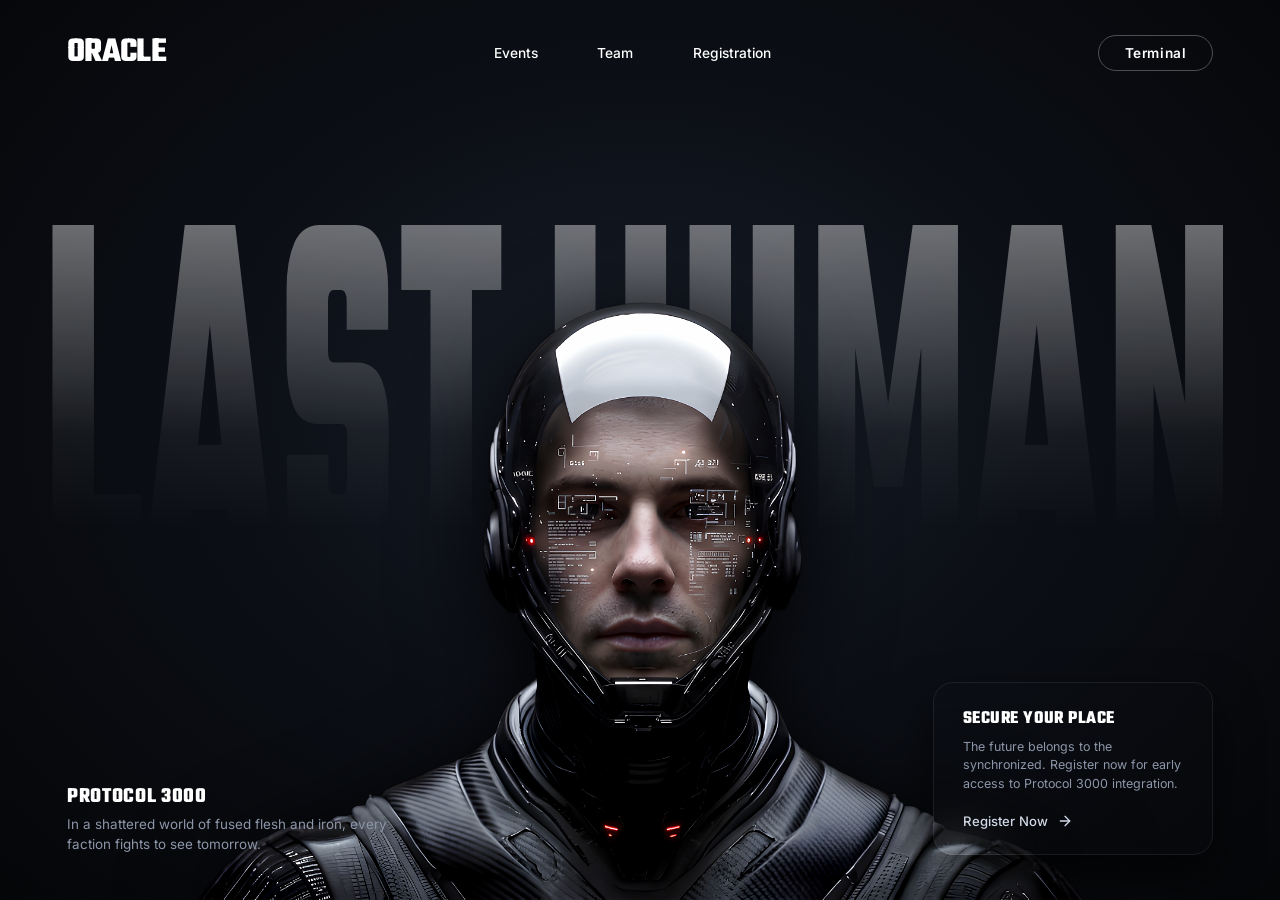
<file: index.html>
<!DOCTYPE html>
<html lang="en">

<head>
  <meta charset="UTF-8">
  <meta name="viewport" content="width=device-width, initial-scale=1.0">
  <title>The Oracle — Last Human</title>
  <meta name="description"
    content="Sector 00 Classified Specimen Archive. Protocol 3000 neural interface and cybernetic preservation of the Last Human.">

  <!-- Google Fonts: Caveat, Inter, Space Mono -->
  <link rel="preconnect" href="https://fonts.googleapis.com">
  <link rel="preconnect" href="https://fonts.gstatic.com" crossorigin>
  <link
    href="https://fonts.googleapis.com/css2?family=Caveat:wght@600;700&family=Inter:wght@400;500;600;700&family=Space+Mono:wght@400;700&family=Teko:wght@700&display=swap"
    rel="stylesheet">

  <!-- Core Stylesheet with Neue Machina Ultrabold font-face -->
  <link rel="stylesheet" href="css/style.css?v=12">
</head>

<body>
  <svg width="0" height="0" style="position: absolute;">
    <filter id="goo">
      <feGaussianBlur in="SourceGraphic" stdDeviation="6" result="blur" />
      <feColorMatrix in="blur" mode="matrix" values="1 0 0 0 0  0 1 0 0 0  0 0 1 0 0  0 0 0 19 -9" result="goo" />
    </filter>
  </svg>

  <!-- Click Spark Canvas (React Bits Port) -->
  <canvas id="clickSparkCanvas" style="position: fixed; top: 0; left: 0; width: 100vw; height: 100vh; pointer-events: none; z-index: 9999;"></canvas>


  <div class="page-container">

    <!-- Top Navigation (Matching Reference Header Layout) -->
    <header class="top-nav-bar">
      <div class="brand-logo">
        <span class="logo-text">ORACLE</span>
      </div>

      <div class="gooey-nav-container" id="gooeyNav">
        <nav class="nav-menu">
          <ul>
            <li><a href="events.html" class="nav-item">Events</a></li>
            <li><a href="#team" class="nav-item">Team</a></li>
            <li><a href="registration.html" class="nav-item">Registration</a></li>
          </ul>
        </nav>
        <span class="effect filter"></span>
        <span class="effect text"></span>
      </div>

      <div class="header-action">
        <button class="pill-btn primary" id="btnTerminal" title="Access Specimen Terminal">Terminal</button>
      </div>
    </header>

    <!-- Main Hero Stage -->
    <main class="hero-stage">

      <!-- 1. BIG BACKGROUND TITLE (BEHIND THE MAN) -->
      <!-- Font: Neue Machina Ultrabold -->
      <div class="bg-title-wrapper" aria-hidden="true">
        <span class="bg-title-word word-last">LAST</span>
        <span class="bg-title-word word-human">HUMAN</span>
      </div>
      <div class="subject-wrapper" id="subjectWrapper">
        <img src="assets/subject_cutout.png?v=4k" alt="The Last Human Specimen — 4K Ultra-Resolution"
          class="subject-img" id="subjectImg">
      </div>



      <!-- 4. BOTTOM-LEFT INFORMATION BLOCK -->
      <div class="bottom-left-block">
        <h3 class="block-title">PROTOCOL 3000</h3>
        <p class="block-desc">
          In a shattered world of fused flesh and iron, every faction fights to see tomorrow.
        </p>
      </div>

      <!-- 5. BOTTOM-RIGHT GLASS CARD -->
      <div class="bottom-right-card" id="registrationCard">
        <h4 class="card-badge">SECURE YOUR PLACE</h4>
        <p class="card-text">
          The future belongs to the synchronized. Register now for early access to Protocol 3000 integration.
        </p>
        <a href="registration.html" class="card-action-link" style="text-decoration: none;">
          <span>Register Now</span>
          <svg class="card-icon" viewBox="0 0 24 24" width="16" height="16" fill="none" stroke="currentColor"
            stroke-width="2" stroke-linecap="round" stroke-linejoin="round">
            <line x1="5" y1="12" x2="19" y2="12"></line>
            <polyline points="12 5 19 12 12 19"></polyline>
          </svg>
        </a>
      </div>

    </main>

  </div>

  <!-- Interactive Dossier Modal Drawer -->


  <script src="js/app.js"></script>
</body>

</html>
</file>
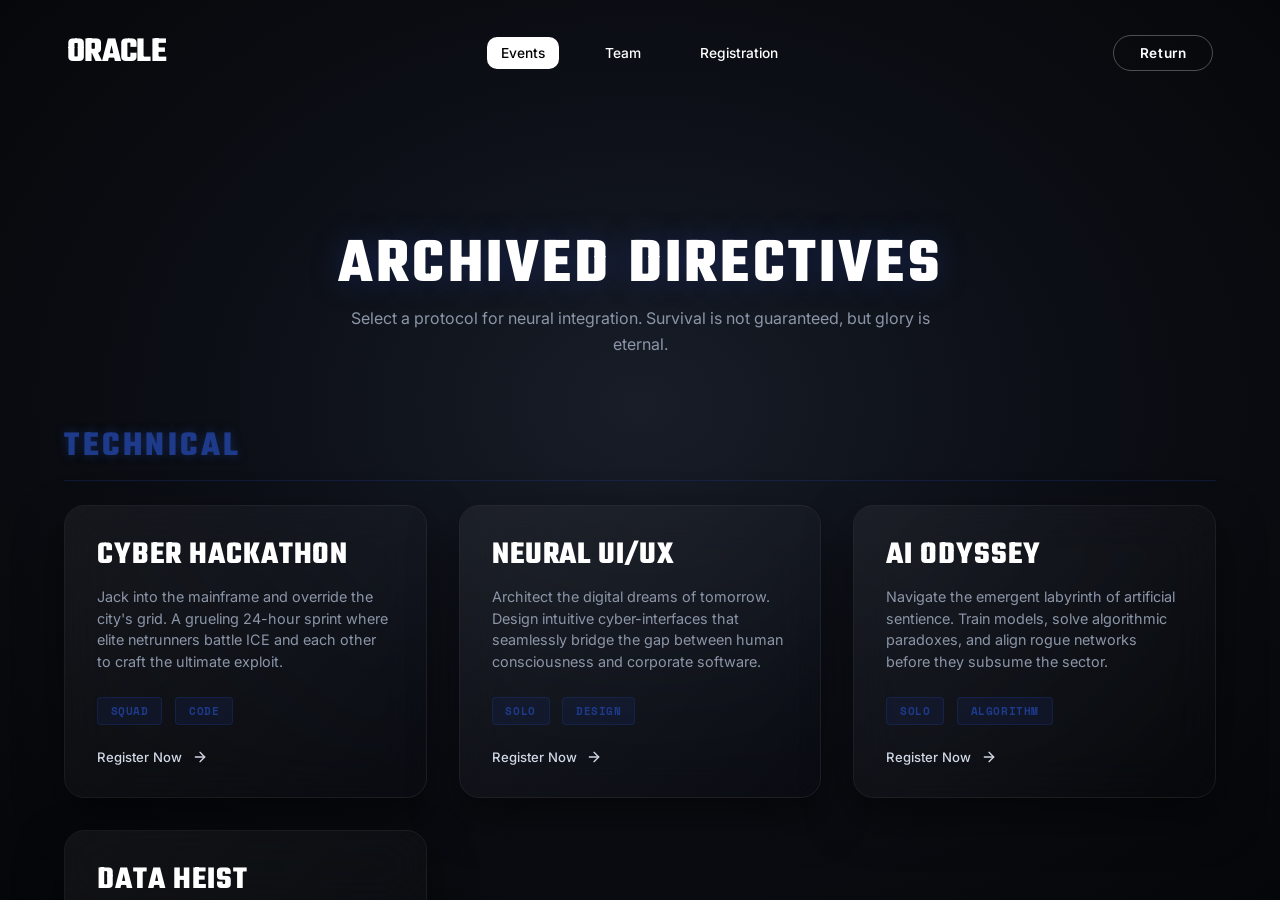
<file: events.html>
<!DOCTYPE html>
<html lang="en">

<head>
  <meta charset="UTF-8">
  <meta name="viewport" content="width=device-width, initial-scale=1.0">
  <title>The Oracle — Events</title>
  <meta name="description"
    content="Protocol 3000 Events Archive. Explore our cybernetic operations and neural integration trials.">

  <!-- Google Fonts: Caveat, Inter, Space Mono -->
  <link rel="preconnect" href="https://fonts.googleapis.com">
  <link rel="preconnect" href="https://fonts.gstatic.com" crossorigin>
  <link
    href="https://fonts.googleapis.com/css2?family=Caveat:wght@600;700&family=Inter:wght@400;500;600;700&family=Space+Mono:wght@400;700&family=Teko:wght@700&display=swap"
    rel="stylesheet">

  <!-- Core Stylesheet with Neue Machina Ultrabold font-face -->
  <link rel="stylesheet" href="css/style.css?v=12">
  <link rel="stylesheet" href="css/events.css">
</head>

<body>
  <svg width="0" height="0" style="position: absolute;">
    <filter id="goo">
      <feGaussianBlur in="SourceGraphic" stdDeviation="6" result="blur" />
      <feColorMatrix in="blur" mode="matrix" values="1 0 0 0 0  0 1 0 0 0  0 0 1 0 0  0 0 0 19 -9" result="goo" />
    </filter>
  </svg>

  <!-- Click Spark Canvas (React Bits Port) -->
  <canvas id="clickSparkCanvas" style="position: fixed; top: 0; left: 0; width: 100vw; height: 100vh; pointer-events: none; z-index: 9999;"></canvas>

  <div class="page-container">

    <!-- Top Navigation -->
    <header class="top-nav-bar">
      <div class="brand-logo">
        <a href="index.html" style="text-decoration: none;"><span class="logo-text">ORACLE</span></a>
      </div>

      <div class="gooey-nav-container" id="gooeyNav">
        <nav class="nav-menu">
          <ul>
            <li class="active"><a href="events.html" class="nav-item">Events</a></li>
            <li><a href="index.html#team" class="nav-item">Team</a></li>
            <li><a href="registration.html" class="nav-item">Registration</a></li>
          </ul>
        </nav>
        <span class="effect filter"></span>
        <span class="effect text"></span>
      </div>

      <div class="header-action">
        <a href="index.html" style="text-decoration: none;"><button class="pill-btn primary" title="Return to Terminal">Return</button></a>
      </div>
    </header>

    <!-- Events Stage -->
    <main class="events-stage">
      
      <div class="events-header">
        <h2 class="events-title">ARCHIVED DIRECTIVES</h2>
        <p class="events-subtitle">Select a protocol for neural integration. Survival is not guaranteed, but glory is eternal.</p>
      </div>

      <!-- TECHNICAL CATEGORY -->
      <div class="category-section">
        <h3 class="category-title">TECHNICAL</h3>
        <div class="events-grid">
          
          <!-- Cyber Hackathon -->
          <div class="event-card">
            <div class="event-card-content">
              <h3 class="event-name">CYBER HACKATHON</h3>
              <p class="event-desc">Jack into the mainframe and override the city's grid. A grueling 24-hour sprint where elite netrunners battle ICE and each other to craft the ultimate exploit.</p>
              <div class="event-meta">
                <span class="meta-tag">Squad</span>
                <span class="meta-tag">Code</span>
              </div>
              <a href="registration.html" class="card-action-link" style="text-decoration: none;">
                <span>Register Now</span>
                <svg class="card-icon" viewBox="0 0 24 24" width="16" height="16" fill="none" stroke="currentColor"
                  stroke-width="2" stroke-linecap="round" stroke-linejoin="round">
                  <line x1="5" y1="12" x2="19" y2="12"></line>
                  <polyline points="12 5 19 12 12 19"></polyline>
                </svg>
              </a>
            </div>
          </div>

          <!-- Neural UI/UX Design -->
          <div class="event-card">
            <div class="event-card-content">
              <h3 class="event-name">NEURAL UI/UX</h3>
              <p class="event-desc">Architect the digital dreams of tomorrow. Design intuitive cyber-interfaces that seamlessly bridge the gap between human consciousness and corporate software.</p>
              <div class="event-meta">
                <span class="meta-tag">Solo</span>
                <span class="meta-tag">Design</span>
              </div>
              <a href="registration.html" class="card-action-link" style="text-decoration: none;">
                <span>Register Now</span>
                <svg class="card-icon" viewBox="0 0 24 24" width="16" height="16" fill="none" stroke="currentColor"
                  stroke-width="2" stroke-linecap="round" stroke-linejoin="round">
                  <line x1="5" y1="12" x2="19" y2="12"></line>
                  <polyline points="12 5 19 12 12 19"></polyline>
                </svg>
              </a>
            </div>
          </div>

          <!-- AI Odyssey -->
          <div class="event-card">
            <div class="event-card-content">
              <h3 class="event-name">AI ODYSSEY</h3>
              <p class="event-desc">Navigate the emergent labyrinth of artificial sentience. Train models, solve algorithmic paradoxes, and align rogue networks before they subsume the sector.</p>
              <div class="event-meta">
                <span class="meta-tag">Solo</span>
                <span class="meta-tag">Algorithm</span>
              </div>
              <a href="registration.html" class="card-action-link" style="text-decoration: none;">
                <span>Register Now</span>
                <svg class="card-icon" viewBox="0 0 24 24" width="16" height="16" fill="none" stroke="currentColor"
                  stroke-width="2" stroke-linecap="round" stroke-linejoin="round">
                  <line x1="5" y1="12" x2="19" y2="12"></line>
                  <polyline points="12 5 19 12 12 19"></polyline>
                </svg>
              </a>
            </div>
          </div>

          <!-- Data Heist -->
          <div class="event-card">
            <div class="event-card-content">
              <h3 class="event-name">DATA HEIST</h3>
              <p class="event-desc">Infiltrate highly-secured corporate databases in this capture-the-flag style cybersecurity challenge. Stealth, precision, and raw processing power are your only weapons.</p>
              <div class="event-meta">
                <span class="meta-tag">Squad</span>
                <span class="meta-tag">Security</span>
              </div>
              <a href="registration.html" class="card-action-link" style="text-decoration: none;">
                <span>Register Now</span>
                <svg class="card-icon" viewBox="0 0 24 24" width="16" height="16" fill="none" stroke="currentColor"
                  stroke-width="2" stroke-linecap="round" stroke-linejoin="round">
                  <line x1="5" y1="12" x2="19" y2="12"></line>
                  <polyline points="12 5 19 12 12 19"></polyline>
                </svg>
              </a>
            </div>
          </div>

        </div>
      </div>

      <!-- GAMING CATEGORY -->
      <div class="category-section">
        <h3 class="category-title">GAMING</h3>
        <div class="events-grid">
          
          <!-- Robo Wars -->
          <div class="event-card">
            <div class="event-card-content">
              <h3 class="event-name">ROBO WARS</h3>
              <p class="event-desc">Flesh fails. Steel remains. Bring your custom combat chassis to the arena and reduce your competitors to scrap metal in a relentless mechanical deathmatch.</p>
              <div class="event-meta">
                <span class="meta-tag">Solo / Squad</span>
                <span class="meta-tag">Combat</span>
              </div>
              <a href="registration.html" class="card-action-link" style="text-decoration: none;">
                <span>Register Now</span>
                <svg class="card-icon" viewBox="0 0 24 24" width="16" height="16" fill="none" stroke="currentColor"
                  stroke-width="2" stroke-linecap="round" stroke-linejoin="round">
                  <line x1="5" y1="12" x2="19" y2="12"></line>
                  <polyline points="12 5 19 12 12 19"></polyline>
                </svg>
              </a>
            </div>
          </div>

          <!-- Neon Esports -->
          <div class="event-card">
            <div class="event-card-content">
              <h3 class="event-name">NEON ESPORTS</h3>
              <p class="event-desc">Competitive multiplayer tournaments spanning tactical shooters to next-gen VR brawlers. Prove your reflexes and tactical superiority on the grand stage.</p>
              <div class="event-meta">
                <span class="meta-tag">Squad</span>
                <span class="meta-tag">Tournament</span>
              </div>
              <a href="registration.html" class="card-action-link" style="text-decoration: none;">
                <span>Register Now</span>
                <svg class="card-icon" viewBox="0 0 24 24" width="16" height="16" fill="none" stroke="currentColor"
                  stroke-width="2" stroke-linecap="round" stroke-linejoin="round">
                  <line x1="5" y1="12" x2="19" y2="12"></line>
                  <polyline points="12 5 19 12 12 19"></polyline>
                </svg>
              </a>
            </div>
          </div>

          <!-- Retro Speedrun -->
          <div class="event-card">
            <div class="event-card-content">
              <h3 class="event-name">RETRO SPEEDRUN</h3>
              <p class="event-desc">A glitchless race against the clock through vintage 2D pixel worlds. Memorize the frames, master the movement, and shatter the arcade records.</p>
              <div class="event-meta">
                <span class="meta-tag">Solo</span>
                <span class="meta-tag">Arcade</span>
              </div>
              <a href="registration.html" class="card-action-link" style="text-decoration: none;">
                <span>Register Now</span>
                <svg class="card-icon" viewBox="0 0 24 24" width="16" height="16" fill="none" stroke="currentColor"
                  stroke-width="2" stroke-linecap="round" stroke-linejoin="round">
                  <line x1="5" y1="12" x2="19" y2="12"></line>
                  <polyline points="12 5 19 12 12 19"></polyline>
                </svg>
              </a>
            </div>
          </div>

          <!-- Sim-Racing Circuit -->
          <div class="event-card">
            <div class="event-card-content">
              <h3 class="event-name">SIM-RACING CIRCUIT</h3>
              <p class="event-desc">High-octane cyber-racing in hyper-realistic immersive rigs. Push the physics engine to its limits and drift through the neon-soaked streets of the metropolis.</p>
              <div class="event-meta">
                <span class="meta-tag">Solo</span>
                <span class="meta-tag">Simulation</span>
              </div>
              <a href="registration.html" class="card-action-link" style="text-decoration: none;">
                <span>Register Now</span>
                <svg class="card-icon" viewBox="0 0 24 24" width="16" height="16" fill="none" stroke="currentColor"
                  stroke-width="2" stroke-linecap="round" stroke-linejoin="round">
                  <line x1="5" y1="12" x2="19" y2="12"></line>
                  <polyline points="12 5 19 12 12 19"></polyline>
                </svg>
              </a>
            </div>
          </div>

        </div>
      </div>

      <!-- CULTURAL CATEGORY -->
      <div class="category-section">
        <h3 class="category-title">CULTURAL</h3>
        <div class="events-grid">
          
          <!-- Cosplay -->
          <div class="event-card">
            <div class="event-card-content">
              <h3 class="event-name">CYBER COSPLAY</h3>
              <p class="event-desc">Transcend your physical form. Don your mecha suits, neon visors, and synth-rebel attire to embody the icons of the neo-tokyo underground.</p>
              <div class="event-meta">
                <span class="meta-tag">Solo</span>
                <span class="meta-tag">Showcase</span>
              </div>
              <a href="registration.html" class="card-action-link" style="text-decoration: none;">
                <span>Register Now</span>
                <svg class="card-icon" viewBox="0 0 24 24" width="16" height="16" fill="none" stroke="currentColor"
                  stroke-width="2" stroke-linecap="round" stroke-linejoin="round">
                  <line x1="5" y1="12" x2="19" y2="12"></line>
                  <polyline points="12 5 19 12 12 19"></polyline>
                </svg>
              </a>
            </div>
          </div>

          <!-- Fashion Show -->
          <div class="event-card">
            <div class="event-card-content">
              <h3 class="event-name">FASHION SHOW</h3>
              <p class="event-desc">Strut the dystopian runway. Showcase corporate elite streetwear, LED-laced fabrics, and the bleeding edge of haute cyberpunk aesthetics.</p>
              <div class="event-meta">
                <span class="meta-tag">Squad</span>
                <span class="meta-tag">Showcase</span>
              </div>
              <a href="registration.html" class="card-action-link" style="text-decoration: none;">
                <span>Register Now</span>
                <svg class="card-icon" viewBox="0 0 24 24" width="16" height="16" fill="none" stroke="currentColor"
                  stroke-width="2" stroke-linecap="round" stroke-linejoin="round">
                  <line x1="5" y1="12" x2="19" y2="12"></line>
                  <polyline points="12 5 19 12 12 19"></polyline>
                </svg>
              </a>
            </div>
          </div>

          <!-- Synth-Beat Battle -->
          <div class="event-card">
            <div class="event-card-content">
              <h3 class="event-name">SYNTH-BEAT BATTLE</h3>
              <p class="event-desc">Electronic musicians and rogue DJs clash in a high-energy live mix-off. Drop the bass, sequence the synths, and command the crowd's neural rhythms.</p>
              <div class="event-meta">
                <span class="meta-tag">Solo</span>
                <span class="meta-tag">Music</span>
              </div>
              <a href="registration.html" class="card-action-link" style="text-decoration: none;">
                <span>Register Now</span>
                <svg class="card-icon" viewBox="0 0 24 24" width="16" height="16" fill="none" stroke="currentColor"
                  stroke-width="2" stroke-linecap="round" stroke-linejoin="round">
                  <line x1="5" y1="12" x2="19" y2="12"></line>
                  <polyline points="12 5 19 12 12 19"></polyline>
                </svg>
              </a>
            </div>
          </div>

          <!-- Neon Art Exhibit -->
          <div class="event-card">
            <div class="event-card-content">
              <h3 class="event-name">NEON ART EXHIBIT</h3>
              <p class="event-desc">A mesmerizing showcase of futuristic digital art, interactive holograms, and augmented reality installations designed to warp your perception.</p>
              <div class="event-meta">
                <span class="meta-tag">Solo / Squad</span>
                <span class="meta-tag">Exhibition</span>
              </div>
              <a href="registration.html" class="card-action-link" style="text-decoration: none;">
                <span>Register Now</span>
                <svg class="card-icon" viewBox="0 0 24 24" width="16" height="16" fill="none" stroke="currentColor"
                  stroke-width="2" stroke-linecap="round" stroke-linejoin="round">
                  <line x1="5" y1="12" x2="19" y2="12"></line>
                  <polyline points="12 5 19 12 12 19"></polyline>
                </svg>
              </a>
            </div>
          </div>

        </div>
      </div>
    </main>
  </div>

  <script src="js/app.js"></script>
</body>

</html>
</file>
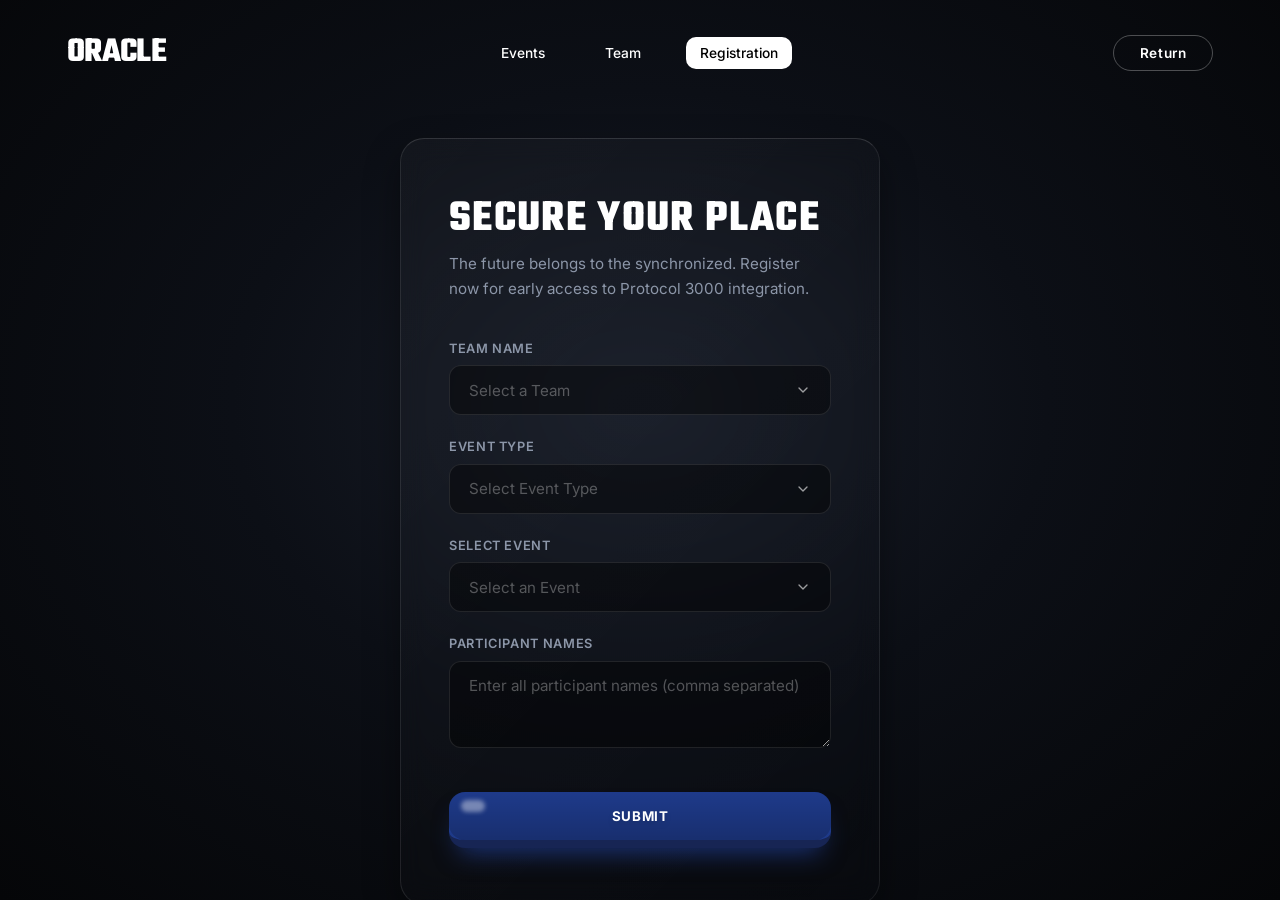
<file: registration.html>
<!DOCTYPE html>
<html lang="en">

<head>
  <meta charset="UTF-8">
  <meta name="viewport" content="width=device-width, initial-scale=1.0">
  <title>The Oracle — Registration</title>
  <meta name="description"
    content="Register for Protocol 3000 neural interface and cybernetic preservation.">

  <!-- Google Fonts: Caveat, Inter, Space Mono -->
  <link rel="preconnect" href="https://fonts.googleapis.com">
  <link rel="preconnect" href="https://fonts.gstatic.com" crossorigin>
  <link
    href="https://fonts.googleapis.com/css2?family=Caveat:wght@600;700&family=Inter:wght@400;500;600;700&family=Space+Mono:wght@400;700&family=Teko:wght@700&display=swap"
    rel="stylesheet">

  <!-- Core Stylesheet with Neue Machina Ultrabold font-face -->
  <link rel="stylesheet" href="css/style.css?v=12">
  <link rel="stylesheet" href="css/registration.css">
</head>

<body>
  <svg width="0" height="0" style="position: absolute;">
    <filter id="goo">
      <feGaussianBlur in="SourceGraphic" stdDeviation="6" result="blur" />
      <feColorMatrix in="blur" mode="matrix" values="1 0 0 0 0  0 1 0 0 0  0 0 1 0 0  0 0 0 19 -9" result="goo" />
    </filter>
  </svg>

  <!-- Click Spark Canvas (React Bits Port) -->
  <canvas id="clickSparkCanvas" style="position: fixed; top: 0; left: 0; width: 100vw; height: 100vh; pointer-events: none; z-index: 9999;"></canvas>

  <div class="page-container">

    <!-- Top Navigation (Matching Reference Header Layout) -->
    <header class="top-nav-bar">
      <div class="brand-logo">
        <a href="index.html" style="text-decoration: none;"><span class="logo-text">ORACLE</span></a>
      </div>

      <div class="gooey-nav-container" id="gooeyNav">
        <nav class="nav-menu">
          <ul>
            <li><a href="events.html" class="nav-item">Events</a></li>
            <li><a href="index.html#team" class="nav-item">Team</a></li>
            <li class="active"><a href="registration.html" class="nav-item">Registration</a></li>
          </ul>
        </nav>
        <span class="effect filter"></span>
        <span class="effect text"></span>
      </div>

      <div class="header-action">
        <a href="index.html"><button class="pill-btn primary" title="Return to Terminal">Return</button></a>
      </div>
    </header>

    <!-- Registration Stage -->
    <main class="registration-stage">
      <div class="registration-card">
        <h2 class="reg-title">Secure Your Place</h2>
        <p class="reg-desc">
          The future belongs to the synchronized. Register now for early access to Protocol 3000 integration.
        </p>

        <form>
          <div class="form-group custom-select-wrapper">
            <label>Team Name</label>
            <div class="custom-select" id="teamSelect">
              <div class="custom-select-trigger">
                <span class="selected-text">Select a Team</span>
                <svg viewBox="0 0 24 24" width="16" height="16" fill="none" stroke="currentColor" stroke-width="2" stroke-linecap="round" stroke-linejoin="round"><polyline points="6 9 12 15 18 9"></polyline></svg>
              </div>
              <div class="custom-options">
                <div class="custom-option" data-value="neon_knights">Neon Knights</div>
                <div class="custom-option" data-value="cyber_syndicate">Cyber Syndicate</div>
                <div class="custom-option" data-value="glitch_protocol">Glitch Protocol</div>
                <div class="custom-option" data-value="quantum_rogues">Quantum Rogues</div>
              </div>
            </div>
            <input type="hidden" name="team" id="teamInput" required>
          </div>
          
          <div class="form-group custom-select-wrapper">
            <label>Event Type</label>
            <div class="custom-select" id="eventTypeSelect">
              <div class="custom-select-trigger">
                <span class="selected-text">Select Event Type</span>
                <svg viewBox="0 0 24 24" width="16" height="16" fill="none" stroke="currentColor" stroke-width="2" stroke-linecap="round" stroke-linejoin="round"><polyline points="6 9 12 15 18 9"></polyline></svg>
              </div>
              <div class="custom-options">
                <div class="custom-option" data-value="solo">Solo Operation</div>
                <div class="custom-option" data-value="squad">Squad Mission</div>
                <div class="custom-option" data-value="corporate">Corporate Sponsored</div>
              </div>
            </div>
            <input type="hidden" name="eventType" id="eventTypeInput" required>
          </div>
          
          <div class="form-group custom-select-wrapper">
            <label>Select Event</label>
            <div class="custom-select" id="eventSelect">
              <div class="custom-select-trigger">
                <span class="selected-text">Select an Event</span>
                <svg viewBox="0 0 24 24" width="16" height="16" fill="none" stroke="currentColor" stroke-width="2" stroke-linecap="round" stroke-linejoin="round"><polyline points="6 9 12 15 18 9"></polyline></svg>
              </div>
              <div class="custom-options">
                <div class="custom-option" data-value="cyber_hackathon">Cyber Hackathon</div>
                <div class="custom-option" data-value="robo_wars">Robo Wars</div>
                <div class="custom-option" data-value="neural_design">Neural UI/UX Design</div>
                <div class="custom-option" data-value="ai_odyssey">AI Odyssey</div>
                <div class="custom-option" data-value="cosplay">Cosplay</div>
                <div class="custom-option" data-value="fashion_show">Fashion Show</div>
              </div>
            </div>
            <input type="hidden" name="event" id="eventInput" required>
          </div>

          <div class="form-group custom-select-wrapper theme-dropdown" id="cosplayThemeWrapper" style="display: none;">
            <label>Cosplay Theme</label>
            <div class="custom-select" id="cosplayThemeSelect">
              <div class="custom-select-trigger">
                <span class="selected-text">Select a Theme</span>
                <svg viewBox="0 0 24 24" width="16" height="16" fill="none" stroke="currentColor" stroke-width="2" stroke-linecap="round" stroke-linejoin="round"><polyline points="6 9 12 15 18 9"></polyline></svg>
              </div>
              <div class="custom-options">
                <div class="custom-option" data-value="mecha">Mecha Armor</div>
                <div class="custom-option" data-value="neon_noir">Neon Noir</div>
                <div class="custom-option" data-value="synth_rebel">Synth Rebel</div>
              </div>
            </div>
            <input type="hidden" name="cosplayTheme" id="cosplayThemeInput">
          </div>

          <div class="form-group custom-select-wrapper theme-dropdown" id="fashionThemeWrapper" style="display: none;">
            <label>Fashion Show Theme</label>
            <div class="custom-select" id="fashionThemeSelect">
              <div class="custom-select-trigger">
                <span class="selected-text">Select a Theme</span>
                <svg viewBox="0 0 24 24" width="16" height="16" fill="none" stroke="currentColor" stroke-width="2" stroke-linecap="round" stroke-linejoin="round"><polyline points="6 9 12 15 18 9"></polyline></svg>
              </div>
              <div class="custom-options">
                <div class="custom-option" data-value="haute_cyber">Haute Cyberpunk</div>
                <div class="custom-option" data-value="street_tech">Street Techwear</div>
                <div class="custom-option" data-value="corporate_elite">Corporate Elite</div>
              </div>
            </div>
            <input type="hidden" name="fashionTheme" id="fashionThemeInput">
          </div>

          <div class="form-group">
            <label>Participant Names</label>
            <textarea class="form-control" rows="3" placeholder="Enter all participant names (comma separated)" required></textarea>
          </div>
          

          <button type="submit" class="btn-power-smash">
            <span class="btn-power-smash-overlay1"></span>
            <span class="btn-power-smash-overlay2"></span>
            <span class="btn-power-smash-content">
              SUBMIT
            </span>
          </button>
        </form>
      </div>
    </main>

  </div>

  <script src="js/app.js"></script>
  <script>
    // Custom Select Dropdown Logic
    document.addEventListener('DOMContentLoaded', () => {
      const customSelects = document.querySelectorAll('.custom-select');

      customSelects.forEach(customSelect => {
        const selectTrigger = customSelect.querySelector('.custom-select-trigger');
        const selectedText = customSelect.querySelector('.selected-text');
        const options = customSelect.querySelectorAll('.custom-option');
        const hiddenInput = customSelect.nextElementSibling;

        // Toggle dropdown
        selectTrigger.addEventListener('click', (e) => {
          document.querySelectorAll('.custom-select.open').forEach(openSelect => {
            if (openSelect !== customSelect) {
              openSelect.classList.remove('open');
            }
          });
          customSelect.classList.toggle('open');
          e.stopPropagation();
        });

        // Select an option
        options.forEach(option => {
          option.addEventListener('click', () => {
            options.forEach(opt => opt.classList.remove('selected'));
            
            option.classList.add('selected');
            
            selectedText.textContent = option.textContent;
            if (hiddenInput) {
              hiddenInput.value = option.getAttribute('data-value');
            }
            selectTrigger.classList.add('selected');
            
            // Handle Event specific sub-dropdowns
            if (customSelect.id === 'eventSelect') {
              const val = option.getAttribute('data-value');
              const cosplayWrapper = document.getElementById('cosplayThemeWrapper');
              const fashionWrapper = document.getElementById('fashionThemeWrapper');
              
              if (val === 'cosplay') {
                cosplayWrapper.style.display = 'block';
                fashionWrapper.style.display = 'none';
              } else if (val === 'fashion_show') {
                fashionWrapper.style.display = 'block';
                cosplayWrapper.style.display = 'none';
              } else {
                cosplayWrapper.style.display = 'none';
                fashionWrapper.style.display = 'none';
              }
            }

            customSelect.classList.remove('open');
          });
        });
      });

      // Close dropdown when clicking outside
      document.addEventListener('click', (e) => {
        customSelects.forEach(customSelect => {
          if (!customSelect.contains(e.target)) {
            customSelect.classList.remove('open');
          }
        });
      });
    });
  </script>
</body>

</html>
</file>
<file: css/style.css>
/* ==========================================================================
   THE ORACLE // LAST HUMAN — SYNTH ERA EDITORIAL ARCHITECTURE
   Font: Neue Machina Ultrabold
   ========================================================================== */

@font-face {
  font-family: 'Neue Machina';
  src: url('../assets/fonts/NeueMachina-Ultrabold.otf') format('opentype');
  font-weight: 800 900;
  font-style: normal;
  font-display: swap;
}

:root {
  --bg-primary: #07080a;
  --bg-spotlight: #161a24;
  --blue-neon: #1e3a8a;
  --blue-glow: rgba(30, 58, 138, 0.45);
  --text-white: #ffffff;
  --text-muted: #8c96a8;
  --card-bg: rgba(20, 24, 34, 0.75);
  --card-border: rgba(255, 255, 255, 0.08);
  --font-hero: 'Teko', sans-serif;
  --font-script: 'Caveat', cursive;
  --font-body: 'Inter', sans-serif;
  --font-mono: 'Space Mono', monospace;
}

* {
  box-sizing: border-box;
  margin: 0;
  padding: 0;
  -webkit-tap-highlight-color: transparent;
}

html, body {
  width: 100vw;
  height: 100vh;
  max-width: 100vw;
  max-height: 100vh;
  overflow: hidden;
  background-color: var(--bg-primary);
  font-family: var(--font-body);
  color: var(--text-white);
  -webkit-font-smoothing: antialiased;
  -moz-osx-font-smoothing: grayscale;
  cursor: default;
  user-select: none;
}

/* ==========================================================================
   Atmospheric Film Grain Overlay
   ========================================================================== */
.film-grain {
  position: fixed;
  inset: 0;
  width: 100%;
  height: 100%;
  pointer-events: none;
  z-index: 90;
  opacity: 0.12;
  background-image: url("data:image/svg+xml,%3Csvg viewBox='0 0 200 200' xmlns='http://www.w3.org/2000/svg'%3E%3Cfilter id='n'%3E%3CfeTurbulence type='fractalNoise' baseFrequency='0.85' numOctaves='3' stitchTiles='stitch'/%3E%3C/filter%3E%3Crect width='100%25' height='100%25' filter='url(%23n)'/%3E%3C/svg%3E");
}



/* ==========================================================================
   Main Page Layout
   ========================================================================== */
@keyframes pageReveal {
  0% {
    opacity: 0;
    filter: blur(8px);
    transform: scale(0.98) translateY(5px);
  }
  100% {
    opacity: 1;
    filter: blur(0);
    transform: scale(1) translateY(0);
  }
}

.page-container {
  position: relative;
  width: 100vw;
  height: 100vh;
  display: flex;
  flex-direction: column;
  justify-content: space-between;
  background: radial-gradient(ellipse at 50% 45%, #181d28 0%, #0c0f16 45%, #050608 100%);
  isolation: isolate;
  overflow: hidden;
}

/* ==========================================================================
   Top Navigation Bar (Synth Era Style)
   ========================================================================== */
.top-nav-bar {
  position: relative;
  z-index: 60;
  display: flex;
  justify-content: space-between;
  align-items: center;
  padding: 2.2rem 4.2rem;
}

.brand-logo {
  display: flex;
  align-items: center;
  gap: 0.6rem;
  cursor: pointer;
}

.logo-symbol {
  font-family: var(--font-hero);
  font-weight: 900;
  color: var(--blue-neon);
  font-size: 1.1rem;
  letter-spacing: -1px;
}

.logo-text {
  font-family: var(--font-hero);
  font-size: 2.2rem;
  font-weight: 800;
  letter-spacing: -0.02em;
  text-transform: uppercase;
  color: #ffffff;
  line-height: 1;
}

.nav-menu {
  display: flex;
  align-items: center;
  gap: 3rem;
}

.nav-item {
  font-family: var(--font-body);
  font-size: 0.86rem;
  font-weight: 500;
  color: var(--text-muted);
  text-decoration: none;
  transition: color 0.25s ease;
  position: relative;
}

.nav-item:hover {
  color: #ffffff;
}

.pill-btn {
  background: transparent;
  border: 1px solid rgba(255, 255, 255, 0.28);
  color: #ffffff;
  padding: 0.55rem 1.6rem;
  border-radius: 40px;
  font-family: var(--font-body);
  font-size: 0.85rem;
  font-weight: 600;
  letter-spacing: 0.04em;
  cursor: pointer;
  transition: all 0.25s ease;
}

.pill-btn:hover {
  background: rgba(255, 255, 255, 0.1);
  color: #ffffff;
  border-color: #ffffff;
  box-shadow: 0 0 15px rgba(255, 255, 255, 0.3);
  transform: translateY(-1px);
}

/* ==========================================================================
   Main Hero Stage
   ========================================================================== */
.hero-stage {
  position: relative;
  flex: 1;
  width: 100%;
  height: 100%;
  display: flex;
  align-items: center;
  justify-content: center;
  overflow: hidden;
  animation: pageReveal 1.6s cubic-bezier(0.22, 1, 0.36, 1) both;
}

/* ==========================================================================
   1. BIG BACKGROUND TITLE (BEHIND THE MAN)
   - Font: Neue Machina Ultrabold
   - Symmetrically anchored on either side of the helmet with equal clearance
   - CSS Grid ensures exact equidistant placement from the central vertical axis
   ========================================================================== */
.bg-title-wrapper {
  position: absolute;
  top: 15%;
  left: 0;
  transform: scaleY(2.2); /* Reduced stretch slightly since font is getting much wider */
  transform-origin: top center;
  width: 100vw;
  display: flex;
  justify-content: center;
  gap: 3vw;
  padding: 0;
  align-items: flex-start;
  z-index: 1;
  pointer-events: none;
  user-select: none;
}

.bg-title-word {
  font-family: var(--font-hero);
  font-weight: 900;
  font-size: clamp(8.5rem, 18.5vw, 22rem); /* Increased size to push towards edges */
  line-height: 0.8;
  letter-spacing: 0.02em;
  text-transform: uppercase;
  
  /* Solid grey fading to transparent at the bottom */
  background: linear-gradient(180deg, rgba(255, 255, 255, 0.40) 0%, rgba(255, 255, 255, 0.05) 50%, rgba(255, 255, 255, 0) 75%);
  -webkit-background-clip: text;
  color: transparent;
  -webkit-text-stroke: 0;
  text-shadow: none;
  filter: none;
  
  display: inline-block;
  white-space: nowrap;
  animation: trackingIn 1.2s cubic-bezier(0.16, 1, 0.3, 1) both;
}

.bg-title-word.word-last {
  text-align: left;
}

.bg-title-word.word-human {
  text-align: right;
}


/* ==========================================================================
   2. FOREGROUND SUBJECT (THE MAN)
   - Sits physically in front of the big background title
   ========================================================================== */
.subject-wrapper {
  position: absolute;
  bottom: 0;
  left: 50%;
  transform: translateX(-50%);
  z-index: 5;
  display: flex;
  align-items: flex-end;
  justify-content: center;
  height: 82vh;
  max-height: 840px;
  pointer-events: auto;
  cursor: pointer;
}

.subject-img {
  height: 100%;
  width: auto;
  max-width: 95vw;
  object-fit: contain;
  object-position: center bottom;
  filter: contrast(108%) brightness(102%) drop-shadow(0 20px 45px rgba(0, 0, 0, 0.95));
  image-rendering: -webkit-optimize-contrast;
  image-rendering: crisp-edges;
  animation: scaleReveal 1.3s cubic-bezier(0.16, 1, 0.3, 1) both;
  user-select: none;
  -webkit-user-drag: none;
  transition: transform 0.35s cubic-bezier(0.16, 1, 0.3, 1);
}

.subject-wrapper:hover .subject-img {
  transform: scale(1.015);
}

/* ==========================================================================
   3. OVERLAPPING SCRIPT TYPOGRAPHY
   - Like 'MODERN ARMOR / Created for you.' in reference image
   - Runs across chest/torso, with head/face cleanly visible above
   ========================================================================== */
.script-overlay-group {
  position: absolute;
  top: 54%;
  left: 50%;
  transform: translate(-50%, -50%);
  width: 88vw;
  max-width: 1420px;
  z-index: 10;
  display: flex;
  flex-direction: column;
  align-items: flex-start;
  pointer-events: none;
  user-select: none;
}

.script-headline {
  font-family: var(--font-script);
  width: 100%;
  display: flex;
  justify-content: space-between;
  align-items: center;
  margin: 0;
  padding: 0;
}

.script-word {
  font-family: var(--font-script);
  font-size: clamp(3.2rem, 7.8vw, 7.8rem);
  font-weight: 700;
  color: var(--blue-neon);
  text-shadow: 0 0 25px var(--blue-glow), 0 0 50px var(--blue-glow);
  line-height: 1;
  letter-spacing: 0.02em;
  display: inline-block;
  white-space: nowrap;
}

.script-headline .script-word:first-child {
  transform: rotate(-3deg);
}

.script-headline .script-word:last-child {
  transform: rotate(2deg);
}

.script-subline {
  font-family: var(--font-script);
  font-size: clamp(1.6rem, 2.8vw, 2.8rem);
  font-weight: 600;
  color: #ffffff;
  margin-top: -0.8rem;
  margin-left: 1.5vw;
  transform: rotate(-2deg);
  text-shadow: 0 0 15px rgba(0, 0, 0, 0.9);
}

/* ==========================================================================
   4. BOTTOM-LEFT INFORMATION BLOCK
   - Like 'LIMITED PRE-ORDERS' in reference image
   ========================================================================== */
.bottom-left-block {
  position: absolute;
  bottom: 2.8rem;
  left: 4.2rem;
  max-width: 320px;
  z-index: 20;
  animation: fadeInUp 1s cubic-bezier(0.16, 1, 0.3, 1) both 0.2s;
}

.block-title {
  font-family: var(--font-hero);
  font-weight: 900;
  font-size: 1.35rem;
  letter-spacing: 0.03em;
  color: #ffffff;
  margin-bottom: 0.4rem;
  text-transform: uppercase;
  line-height: 1;
}

.block-desc {
  font-family: var(--font-body);
  font-size: 0.84rem;
  line-height: 1.55;
  color: var(--text-muted);
}

/* ==========================================================================
   5. BOTTOM-RIGHT GLASS CARD
   - Like 'THIS MONTH'S EXCLUSIVE' in reference image
   ========================================================================== */
.bottom-right-card {
  position: absolute;
  bottom: 2.8rem;
  right: 4.2rem;
  width: 280px;
  background: transparent;
  backdrop-filter: blur(24px);
  -webkit-backdrop-filter: blur(24px);
  border: 1px solid var(--card-border);
  border-radius: 20px;
  padding: 1.6rem 1.8rem;
  box-shadow: 0 20px 45px rgba(0, 0, 0, 0.7);
  z-index: 20;
  transition: transform 0.3s cubic-bezier(0.16, 1, 0.3, 1), border-color 0.25s ease;
  animation: fadeInUp 1s cubic-bezier(0.16, 1, 0.3, 1) both 0.3s;
}

.bottom-right-card:hover {
  transform: translateY(-4px);
  border-color: rgba(30, 58, 138, 0.35);
}

.card-badge {
  font-family: var(--font-hero);
  font-weight: 900;
  font-size: 1.15rem;
  letter-spacing: 0.03em;
  color: #ffffff;
  line-height: 1.1;
  margin-bottom: 0.55rem;
  text-transform: uppercase;
}

.card-text {
  font-family: var(--font-body);
  font-size: 0.78rem;
  line-height: 1.48;
  color: var(--text-muted);
  margin-bottom: 1.2rem;
}

.card-action-link {
  display: flex;
  align-items: center;
  gap: 0.6rem;
  background: transparent;
  border: none;
  color: #d1d8e6;
  font-family: var(--font-body);
  font-size: 0.82rem;
  font-weight: 500;
  cursor: pointer;
  padding: 0;
  transition: color 0.2s ease, gap 0.25s ease;
}

.card-action-link:hover {
  color: var(--blue-neon);
  gap: 0.85rem;
}

.card-icon {
  stroke: currentColor;
  transition: transform 0.25s ease;
}

.card-action-link:hover .card-icon {
  transform: translateX(4px) scale(1.05);
}



/* ==========================================================================
   Keyframes
   ========================================================================== */
@keyframes fadeInDown {
  0% { opacity: 0; transform: translateY(-16px); }
  100% { opacity: 1; transform: translateY(0); }
}

@keyframes fadeInUp {
  0% { opacity: 0; transform: translateY(16px); }
  100% { opacity: 1; transform: translateY(0); }
}

@keyframes trackingIn {
  0% { opacity: 0; transform: scale(0.96); }
  100% { opacity: 1; transform: scale(1); }
}

@keyframes scaleReveal {
  0% { opacity: 0; transform: scale(1.03); }
  100% { opacity: 1; transform: scale(1); }
}

/* ==========================================================================
   Responsive Architecture
   ========================================================================== */

/* Disable custom cursor on touch / coarse devices */
@media (hover: none), (pointer: coarse) {
  .custom-cursor,
  .custom-cursor-dot {
    display: none !important;
  }
  body, html {
    cursor: auto !important;
  }
}

/* Laptops & Landscape Tablets (<= 1100px) */
@media (max-width: 1100px) {
  .top-nav-bar { padding: 1.8rem 2.4rem; }
  .nav-menu { gap: 1.8rem; }
  .bg-title-wrapper {
    column-gap: clamp(280px, 25vw, 340px);
  }
  .bg-title-word {
    font-size: clamp(3.4rem, 7vw, 6.2rem);
  }
  .bottom-left-block { left: 2.4rem; bottom: 2rem; }
  .bottom-right-card { right: 2.4rem; bottom: 2rem; }
  .subject-wrapper { height: 78vh; }
}

/* Medium Tablets & Foldables (<= 860px) */
@media (max-width: 860px) {
  .top-nav-bar { padding: 1.4rem 1.8rem; }
  .bg-title-wrapper {
    column-gap: clamp(240px, 28vw, 300px);
  }
  .bg-title-word {
    font-size: clamp(3rem, 6.8vw, 5rem);
  }
  .script-overlay-group {
    top: 50%;
  }
  .script-word {
    font-size: clamp(2.8rem, 8vw, 5rem);
  }
  .subject-wrapper {
    height: 72vh;
  }
}

/* ==========================================================================
   Mobile Smartphones (<= 768px, e.g. iPhone 13/14/15/16, Android)
   ========================================================================== */
@media (max-width: 768px) {
  .page-container {
    height: 100vh;
    height: 100dvh;
    overflow: hidden;
  }

  .top-nav-bar {
    padding: 1.2rem 1.4rem;
    z-index: 60;
    flex-wrap: wrap;
  }

  .logo-text {
    font-size: 1.1rem;
    letter-spacing: 0.05em;
  }

  .brand-logo {
    order: 1;
  }

  .header-action {
    order: 2;
    margin-left: auto;
  }

  .gooey-nav-container {
    order: 3;
    width: 100%;
    display: flex;
    justify-content: center;
    margin-top: 1rem;
  }

  .gooey-nav-container nav ul {
    gap: 0.5rem;
    padding: 0;
  }

  .gooey-nav-container nav ul li a {
    padding: 0.4em 0.6em;
    font-size: 0.8rem;
  }

  .gooey-nav-container .effect.text {
    font-size: 0.8rem;
  }

  .pill-btn {
    padding: 0.48rem 1.25rem;
    font-size: 0.8rem;
  }

  /* 1. Background Title: Stacked Elegantly Behind Operative Helmet */
  .bg-title-wrapper {
    top: 9%;
    left: 50%;
    transform: translateX(-50%);
    width: 100%;
    display: flex;
    flex-direction: column;
    align-items: center;
    justify-content: center;
    gap: 0;
    z-index: 1;
    pointer-events: none;
  }

  .bg-title-word {
    font-family: var(--font-hero);
    font-weight: 900;
    font-size: clamp(4.4rem, 19vw, 6rem);
    line-height: 0.82;
    letter-spacing: -0.02em;
    text-align: center;
    color: rgba(255, 255, 255, 0.16);
    display: block;
    width: 100%;
  }

  .bg-title-word.word-last {
    justify-self: center;
    text-align: center;
  }

  .bg-title-word.word-human {
    justify-self: center;
    text-align: center;
  }

  /* 2. Foreground Subject: Scaled & Centered with High Visual Presence */
  .subject-wrapper {
    position: absolute;
    bottom: 0;
    left: 50%;
    transform: translateX(-50%);
    height: 74vh;
    height: 74dvh;
    max-height: 640px;
    z-index: 5;
    pointer-events: none;
    display: flex;
    align-items: flex-end;
    justify-content: center;
  }

  .subject-img {
    height: 100%;
    width: auto;
    max-width: none;
    object-fit: contain;
    object-position: center bottom;
    filter: contrast(108%) brightness(102%) drop-shadow(0 15px 35px rgba(0, 0, 0, 0.95));
  }

  /* 3. Script Typography: Balanced Across Armor Collar/Torso */
  .script-overlay-group {
    top: auto;
    bottom: 9.4rem;
    left: 0;
    right: 0;
    margin-left: auto;
    margin-right: auto;
    transform: none;
    width: calc(100vw - 2.4rem);
    max-width: 360px;
    z-index: 10;
    align-items: center;
    text-align: center;
  }

  .script-headline {
    width: 100%;
    display: flex;
    justify-content: space-between;
    align-items: center;
  }

  .script-word {
    font-size: clamp(2rem, 9.5vw, 2.8rem);
    line-height: 1;
    text-shadow: 0 0 20px var(--blue-glow);
  }

  .script-subline {
    font-size: clamp(1.1rem, 4.5vw, 1.35rem);
    margin-top: -0.1rem;
    margin-left: 0;
    text-align: center;
    align-self: center;
    width: 100%;
  }

  /* 4. Bottom Left Block: Information accessible in drawer */
  .bottom-left-block {
    display: none;
  }

  /* 5. Bottom Right Card: Perfectly Centered Sleek Floating Glass Pill */
  .bottom-right-card {
    position: absolute;
    bottom: 1.2rem;
    left: 0;
    right: 0;
    margin-left: auto;
    margin-right: auto;
    transform: none;
    animation: none;
    width: calc(100vw - 2.4rem);
    max-width: 360px;
    padding: 0.95rem 1.25rem;
    border-radius: 16px;
    background: transparent;
    backdrop-filter: blur(28px);
    -webkit-backdrop-filter: blur(28px);
    border: 1px solid rgba(255, 255, 255, 0.12);
    box-shadow: 0 15px 35px rgba(0, 0, 0, 0.75), 0 0 25px rgba(30, 58, 138, 0.12);
    z-index: 25;
    pointer-events: auto;
    cursor: pointer;
    transition: transform 0.2s ease, background 0.2s ease, border-color 0.2s ease;
  }

  .bottom-right-card:active {
    transform: scale(0.98);
    border-color: rgba(30, 58, 138, 0.4);
  }

  .card-badge {
    font-size: 0.95rem;
    margin-bottom: 0.25rem;
    display: flex;
    align-items: center;
    justify-content: space-between;
  }

  .card-badge::after {
    content: "";
    display: inline-block;
    width: 8px;
    height: 8px;
    border-radius: 50%;
    background: var(--blue-neon);
    box-shadow: 0 0 10px var(--blue-glow);
    animation: pulseDot 2s infinite ease-in-out;
  }

  .card-text {
    font-size: 0.74rem;
    line-height: 1.4;
    margin-bottom: 0.7rem;
    display: -webkit-box;
    -webkit-line-clamp: 2;
    -webkit-box-orient: vertical;
    overflow: hidden;
  }

  .card-action-link {
    font-size: 0.78rem;
    font-weight: 600;
    color: var(--blue-neon);
  }

}

/* Ultra-compact mobile screens (<= 380px, e.g. iPhone SE) */
@media (max-width: 380px) {
  .bg-title-word {
    font-size: clamp(3.8rem, 18vw, 4.6rem);
  }

  .script-word {
    font-size: clamp(2rem, 9.5vw, 2.5rem);
  }

  .bottom-right-card {
    padding: 0.85rem 1.1rem;
    bottom: 0.9rem;
    width: calc(100vw - 1.8rem);
  }
}

/* ==========================================================================
   GooeyNav (React Bits Port)
   ========================================================================== */
:root {
  --linear-ease: linear(
    0, 0.068, 0.19 2.7%, 0.804 8.1%, 1.037, 1.199 13.2%, 1.245, 1.27 15.8%, 1.274, 1.272 17.4%,
    1.249 19.1%, 0.996 28%, 0.949, 0.928 33.3%, 0.926, 0.933 36.8%, 1.001 45.6%, 1.013, 1.019 50.8%,
    1.018 54.4%, 1 63.1%, 0.995 68%, 1.001 85%, 1
  );
  --color-1: #1e3a8a;
  --color-2: #1d4ed8;
  --color-3: #2563eb;
  --color-4: #3b82f6;
}

.gooey-nav-container {
  position: relative;
}

.gooey-nav-container nav {
  display: flex;
  position: relative;
  transform: translate3d(0, 0, 0.01px);
}

.gooey-nav-container nav ul {
  display: flex;
  gap: 2em;
  list-style: none;
  padding: 0 1em;
  margin: 0;
  position: relative;
  z-index: 3;
  color: white;
  text-shadow: 0 1px 1px hsl(205deg 30% 10% / 0.2);
}

.gooey-nav-container nav ul li {
  border-radius: 100vw;
  position: relative;
  cursor: pointer;
  transition:
    background-color 0.3s ease,
    color 0.3s ease,
    box-shadow 0.3s ease;
  box-shadow: 0 0 0.5px 1.5px transparent;
  color: white;
}

.gooey-nav-container nav ul li a {
  display: inline-block;
  padding: 0.6em 1em;
  text-decoration: none;
  color: inherit;
}

.gooey-nav-container nav ul li:focus-within:has(:focus-visible) {
  box-shadow: 0 0 0.5px 1.5px white;
}

.gooey-nav-container nav ul li::after {
  content: '';
  position: absolute;
  inset: 0;
  border-radius: 10px;
  background: white;
  opacity: 0;
  transform: scale(0);
  transition: all 0.3s ease;
  z-index: -1;
}

.gooey-nav-container nav ul li.active {
  color: black;
  text-shadow: none;
}

.gooey-nav-container nav ul li.active::after {
  opacity: 1;
  transform: scale(1);
}

.gooey-nav-container .effect {
  position: absolute;
  left: 0;
  top: 0;
  width: 0;
  height: 0;
  opacity: 1;
  pointer-events: none;
  display: grid;
  place-items: center;
  z-index: 1;
}

.gooey-nav-container .effect.text {
  color: white;
  transition: color 0.3s ease;
  font-size: 0.86rem;
  font-weight: 500;
}

.gooey-nav-container .effect.text.active {
  color: black;
}

.gooey-nav-container .effect.filter {
  filter: url('#goo');
}

.gooey-nav-container .effect.filter::before {
  display: none;
}

.gooey-nav-container .effect.filter::after {
  content: '';
  position: absolute;
  inset: 0;
  background: white;
  transform: scale(0);
  opacity: 0;
  z-index: -1;
  border-radius: 100vw;
}

.gooey-nav-container .effect.active::after {
  animation: pill 0.3s ease both;
}

@keyframes pill {
  to {
    transform: scale(1);
    opacity: 1;
  }
}

.particle,
.point {
  display: block;
  opacity: 0;
  width: 20px;
  height: 20px;
  border-radius: 100%;
  transform-origin: center;
}

.particle {
  --time: 5s;
  position: absolute;
  top: calc(50% - 8px);
  left: calc(50% - 8px);
  animation: particle calc(var(--time)) ease 1 -350ms;
}

.point {
  background: var(--color);
  opacity: 1;
  animation: point calc(var(--time)) ease 1 -350ms;
}

@keyframes particle {
  0% { transform: rotate(0deg) translate(calc(var(--start-x)), calc(var(--start-y))); opacity: 1; animation-timing-function: cubic-bezier(0.55, 0, 1, 0.45); }
  70% { transform: rotate(calc(var(--rotate) * 0.5)) translate(calc(var(--end-x) * 1.2), calc(var(--end-y) * 1.2)); opacity: 1; animation-timing-function: ease; }
  85% { transform: rotate(calc(var(--rotate) * 0.66)) translate(calc(var(--end-x)), calc(var(--end-y))); opacity: 1; }
  100% { transform: rotate(calc(var(--rotate) * 1.2)) translate(calc(var(--end-x) * 0.5), calc(var(--end-y) * 0.5)); opacity: 1; }
}

@keyframes point {
  0% { transform: scale(0); opacity: 0; animation-timing-function: cubic-bezier(0.55, 0, 1, 0.45); }
  25% { transform: scale(calc(var(--scale) * 0.25)); }
  38% { opacity: 1; }
  65% { transform: scale(var(--scale)); opacity: 1; animation-timing-function: ease; }
  85% { transform: scale(var(--scale)); opacity: 1; }
  100% { transform: scale(0); opacity: 0; }
}
</file>
<file: css/events.css>
/* ==========================================================================
   Events Stage
   ========================================================================== */

.events-stage {
  flex: 1;
  width: 100%;
  height: 100%;
  padding: 8rem 4rem 4rem;
  overflow-y: auto;
  position: relative;
  z-index: 10;
  display: flex;
  flex-direction: column;
  gap: 3rem;
}

/* Custom Scrollbar for Events Stage */
.events-stage::-webkit-scrollbar {
  width: 8px;
}

.events-stage::-webkit-scrollbar-track {
  background: rgba(0, 0, 0, 0.2);
}

.events-stage::-webkit-scrollbar-thumb {
  background: var(--blue-neon);
  border-radius: 4px;
}

.events-stage::-webkit-scrollbar-thumb:hover {
  background: rgba(30, 58, 138, 0.8);
}

.events-header {
  text-align: center;
  margin-bottom: 1rem;
}

.events-title {
  font-family: var(--font-hero);
  font-size: 4rem;
  font-weight: 900;
  color: #ffffff;
  letter-spacing: 0.05em;
  line-height: 1;
  text-shadow: 0 0 30px var(--blue-glow);
}

.events-subtitle {
  font-family: var(--font-body);
  font-size: 1rem;
  color: var(--text-muted);
  max-width: 600px;
  margin: 0.5rem auto 0;
  line-height: 1.6;
}

.category-section {
  width: 100%;
  max-width: 1400px;
  margin: 0 auto;
}

.category-title {
  font-family: var(--font-hero);
  font-size: 2.2rem;
  font-weight: 700;
  color: var(--blue-neon);
  text-transform: uppercase;
  letter-spacing: 0.1em;
  margin-bottom: 1.5rem;
  padding-bottom: 0.5rem;
  border-bottom: 1px solid rgba(30, 58, 138, 0.3);
  text-shadow: 0 0 10px rgba(30, 58, 138, 0.5);
}

.events-grid {
  display: grid;
  grid-template-columns: repeat(auto-fill, minmax(320px, 1fr));
  gap: 2rem;
  width: 100%;
}

/* Glassmorphic Event Card */
.event-card {
  position: relative;
  background: transparent;
  backdrop-filter: blur(24px);
  -webkit-backdrop-filter: blur(24px);
  border: 1px solid var(--card-border);
  border-radius: 20px;
  padding: 2rem;
  display: flex;
  flex-direction: column;
  box-shadow: 0 20px 45px rgba(0, 0, 0, 0.5);
  transition: transform 0.3s cubic-bezier(0.16, 1, 0.3, 1), border-color 0.25s ease, box-shadow 0.3s ease;
  overflow: hidden;
}

.event-card::before {
  content: '';
  position: absolute;
  top: 0; left: 0;
  width: 100%; height: 100%;
  background: linear-gradient(135deg, rgba(255,255,255,0.05) 0%, rgba(255,255,255,0) 100%);
  pointer-events: none;
}

.event-card:hover {
  transform: translateY(-5px);
  border-color: rgba(30, 58, 138, 0.5);
  box-shadow: 0 25px 50px rgba(0, 0, 0, 0.7), 0 0 30px var(--blue-glow);
}

.event-card-content {
  position: relative;
  z-index: 2;
  display: flex;
  flex-direction: column;
  height: 100%;
}

.event-name {
  font-family: var(--font-hero);
  font-weight: 900;
  font-size: 2rem;
  letter-spacing: 0.03em;
  color: #ffffff;
  line-height: 1.1;
  margin-bottom: 0.8rem;
  text-transform: uppercase;
}

.event-desc {
  font-family: var(--font-body);
  font-size: 0.9rem;
  line-height: 1.5;
  color: var(--text-muted);
  margin-bottom: 1.5rem;
  flex: 1;
}

.event-meta {
  display: flex;
  gap: 0.8rem;
  margin-bottom: 1.5rem;
}

.meta-tag {
  font-family: var(--font-mono);
  font-size: 0.7rem;
  font-weight: 700;
  color: var(--blue-neon);
  background: rgba(30, 58, 138, 0.15);
  padding: 0.3rem 0.8rem;
  border-radius: 4px;
  border: 1px solid rgba(30, 58, 138, 0.3);
  text-transform: uppercase;
  letter-spacing: 0.05em;
}

/* Hover effects for the link inside the card */
.event-card .card-action-link {
  margin-top: auto;
  align-self: flex-start;
}

@media (max-width: 768px) {
  .events-stage {
    padding: 7rem 1.5rem 3rem;
  }
  
  .events-title {
    font-size: 3rem;
  }

  .events-grid {
    grid-template-columns: 1fr;
    gap: 1.5rem;
  }
}
</file>
<file: css/registration.css>
/* Registration Page Specific Styles */

.registration-stage {
  flex: 1;
  display: flex;
  justify-content: center;
  align-items: flex-start;
  position: relative;
  z-index: 10;
  padding: 2rem;
  overflow-y: auto;
}

.registration-card {
  margin: auto;
  background: linear-gradient(135deg, rgba(255, 255, 255, 0.03), rgba(255, 255, 255, 0.0));
  backdrop-filter: blur(12px);
  -webkit-backdrop-filter: blur(12px);
  border: 1px solid rgba(255, 255, 255, 0.08);
  border-top: 1px solid rgba(255, 255, 255, 0.15);
  border-left: 1px solid rgba(255, 255, 255, 0.1);
  border-radius: 24px;
  padding: 3.5rem 3rem;
  width: 100%;
  max-width: 480px;
  box-shadow: 0 15px 35px rgba(0, 0, 0, 0.4), inset 0 0 32px rgba(255, 255, 255, 0.01);
  animation: fadeInUp 0.8s cubic-bezier(0.16, 1, 0.3, 1) both;
}

.reg-title {
  font-family: var(--font-hero);
  font-size: 2.8rem;
  color: #fff;
  margin-bottom: 0.5rem;
  text-transform: uppercase;
  letter-spacing: 0.03em;
  line-height: 1.1;
}

.reg-desc {
  color: var(--text-muted);
  font-family: var(--font-body);
  margin-bottom: 2.5rem;
  font-size: 0.95rem;
  line-height: 1.6;
}

.form-group {
  margin-bottom: 1.5rem;
}

.form-group label {
  display: block;
  color: var(--text-muted);
  font-size: 0.8rem;
  margin-bottom: 0.6rem;
  text-transform: uppercase;
  letter-spacing: 0.05em;
  font-weight: 600;
}

.form-control {
  width: 100%;
  background: rgba(0, 0, 0, 0.4);
  border: 1px solid rgba(255, 255, 255, 0.1);
  border-radius: 12px;
  padding: 0.9rem 1.2rem;
  color: #fff;
  font-family: var(--font-body);
  font-size: 0.95rem;
  outline: none;
  transition: border-color 0.3s, box-shadow 0.3s, transform 0.3s, background 0.3s;
  resize: vertical;
}

.form-control:focus {
  background: rgba(30, 58, 138, 0.1);
  border-color: var(--blue-neon);
  outline: none;
}

.form-control::placeholder {
  color: rgba(255, 255, 255, 0.3);
}

.form-control option {
  background: var(--bg-spotlight);
  color: #fff;
}

@keyframes tailwindPulse {
  0%, 100% { opacity: 1; }
  50% { opacity: .5; }
}

.btn-power-smash {
  position: relative;
  padding: 1rem 2rem;
  font-family: var(--font-body);
  font-weight: 700;
  color: #fff;
  text-transform: uppercase;
  letter-spacing: 0.05em;
  border-radius: 1rem;
  background-color: #1e3a8a;
  border: none;
  border-bottom: 8px solid #172554;
  transition: all 100ms;
  box-shadow: 0 15px 25px -10px rgba(30, 58, 138, 0.8);
  outline: none;
  cursor: pointer;
  width: 100%;
  margin-top: 1rem;
}

.btn-power-smash:active {
  border-bottom-width: 0px;
  transform: translateY(8px);
}

.btn-power-smash:focus {
  box-shadow: 0 0 0 4px rgba(30, 58, 138, 0.5), 0 15px 25px -10px rgba(30, 58, 138, 0.8);
}

.btn-power-smash-overlay1 {
  position: absolute;
  inset: 0;
  width: 100%;
  height: 100%;
  border-radius: 1rem;
  background: linear-gradient(to top, rgba(0,0,0,0.2), transparent);
  pointer-events: none;
}

.btn-power-smash-overlay2 {
  position: absolute;
  top: 0.5rem;
  left: 0.75rem;
  width: 1.5rem;
  height: 0.75rem;
  border-radius: 9999px;
  background-color: rgba(255, 255, 255, 0.4);
  filter: blur(2px);
  pointer-events: none;
}

.btn-power-smash-content {
  position: relative;
  display: flex;
  align-items: center;
  justify-content: center;
  gap: 0.5rem;
  filter: drop-shadow(0 4px 3px rgba(0,0,0,0.07)) drop-shadow(0 2px 2px rgba(0,0,0,0.06));
}

.btn-power-smash-icon {
  width: 1.5rem;
  height: 1.5rem;
  animation: tailwindPulse 2s cubic-bezier(0.4, 0, 0.6, 1) infinite;
}

@media (max-width: 768px) {
  .registration-card {
    padding: 2.5rem 1.5rem;
  }
}

/* Custom Select Dropdown */
.custom-select-wrapper {
  position: relative;
  user-select: none;
}

.custom-select {
  position: relative;
  width: 100%;
}

.custom-select-trigger {
  width: 100%;
  background: rgba(0, 0, 0, 0.4);
  border: 1px solid rgba(255, 255, 255, 0.1);
  border-radius: 12px;
  padding: 0.9rem 1.2rem;
  color: rgba(255, 255, 255, 0.3); /* Placeholder color */
  font-family: var(--font-body);
  font-size: 0.95rem;
  cursor: pointer;
  display: flex;
  justify-content: space-between;
  align-items: center;
  transition: border-color 0.3s, box-shadow 0.3s, transform 0.3s, background 0.3s;
}

.custom-select.open .custom-select-trigger,
.custom-select-trigger:hover {
  border-color: var(--blue-neon);
}

.custom-select.open .custom-select-trigger {
  background: rgba(30, 58, 138, 0.1);
  color: #fff;
}

.custom-select-trigger.selected {
  color: #fff;
}

.custom-select-trigger svg {
  transition: transform 0.3s ease;
  color: rgba(255, 255, 255, 0.6);
}

.custom-select.open .custom-select-trigger svg {
  transform: rotate(180deg);
  color: var(--blue-neon);
}

.custom-options {
  position: absolute;
  top: calc(100% + 8px);
  left: 0;
  right: 0;
  background: rgba(20, 24, 34, 0.95);
  backdrop-filter: blur(16px);
  -webkit-backdrop-filter: blur(16px);
  border: 1px solid rgba(30, 58, 138, 0.3);
  border-radius: 12px;
  box-shadow: 0 10px 30px rgba(0, 0, 0, 0.8), 0 0 20px rgba(30, 58, 138, 0.15);
  opacity: 0;
  visibility: hidden;
  pointer-events: none;
  transform: translateY(-10px);
  transition: all 0.3s cubic-bezier(0.16, 1, 0.3, 1);
  z-index: 100;
  overflow: hidden;
}

.custom-select.open .custom-options {
  opacity: 1;
  visibility: visible;
  pointer-events: auto;
  transform: translateY(0);
}

.custom-option {
  padding: 0.9rem 1.2rem;
  color: var(--text-muted);
  font-family: var(--font-body);
  font-size: 0.95rem;
  cursor: pointer;
  transition: background 0.2s, color 0.2s;
}

.custom-option:hover {
  background: rgba(30, 58, 138, 0.15);
  color: #fff;
}

.custom-option.selected {
  background: rgba(30, 58, 138, 0.25);
  color: var(--blue-neon);
  font-weight: 600;
}
</file>
